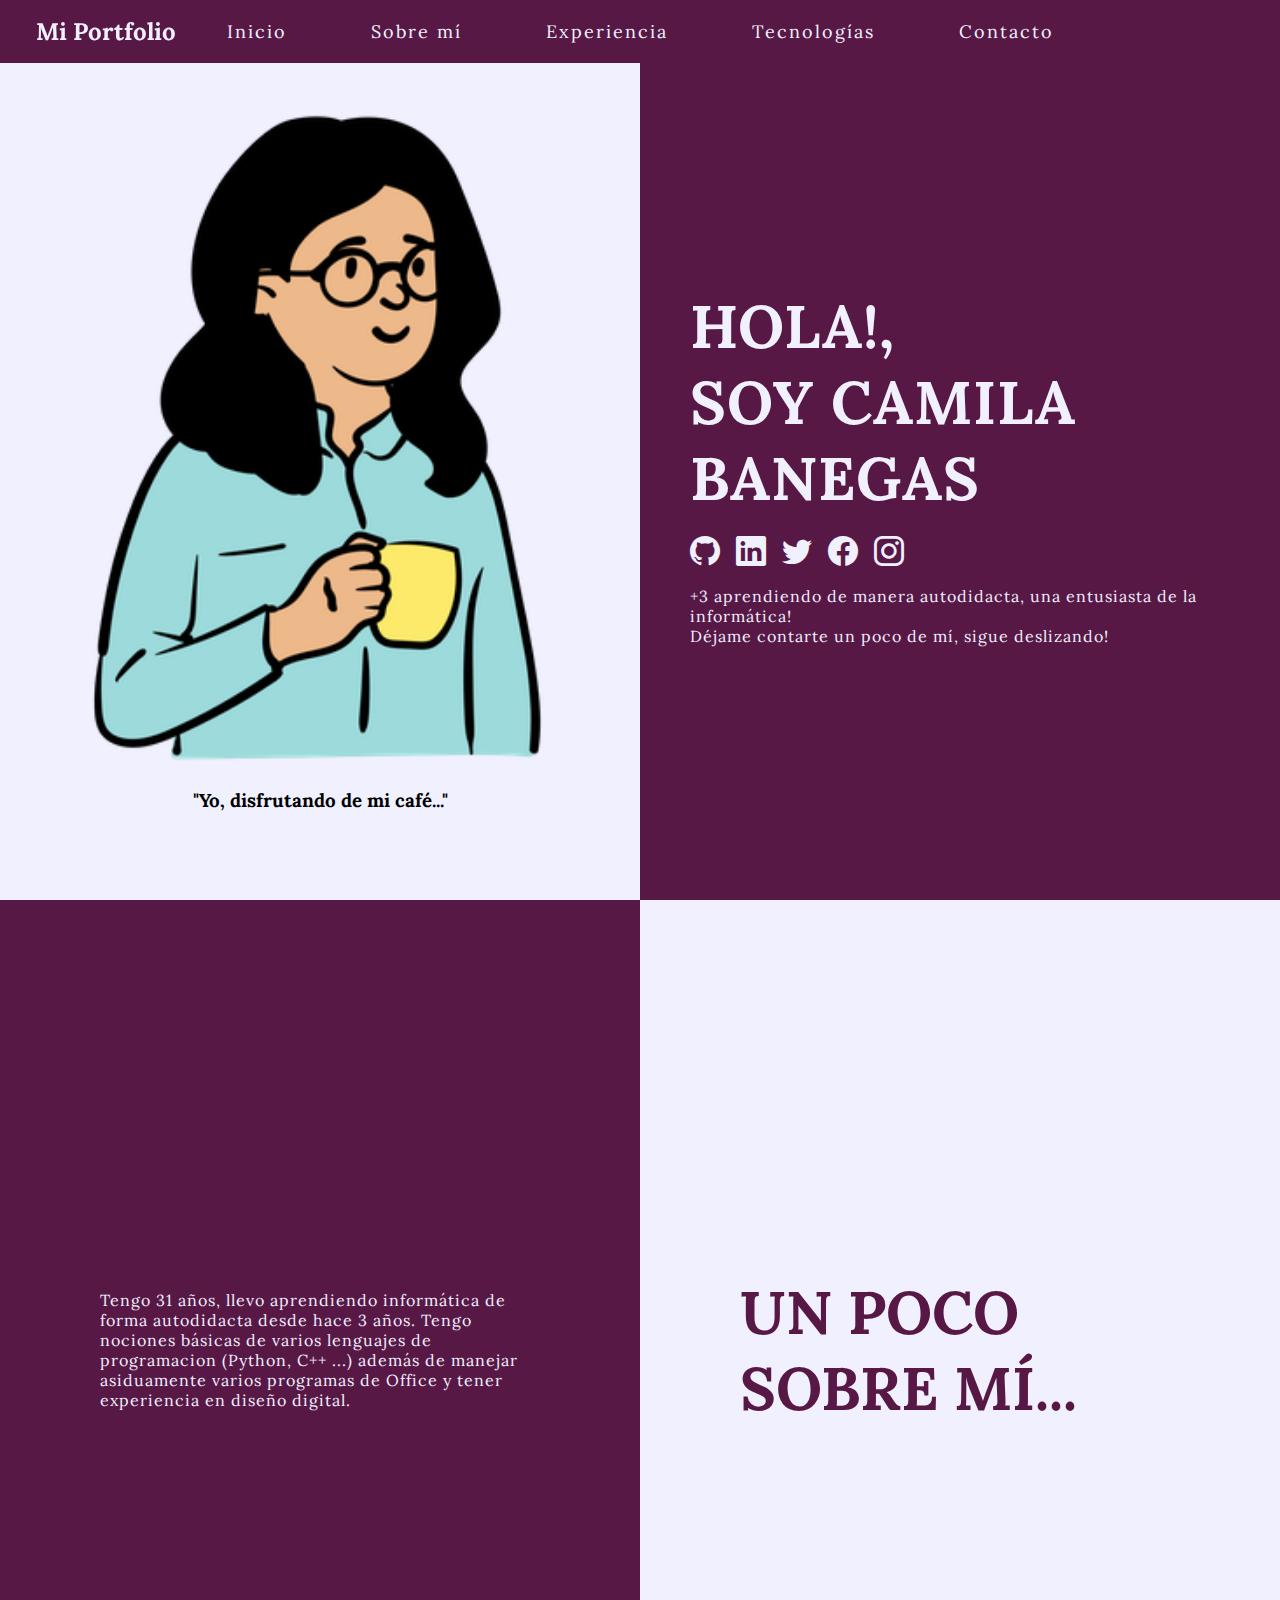
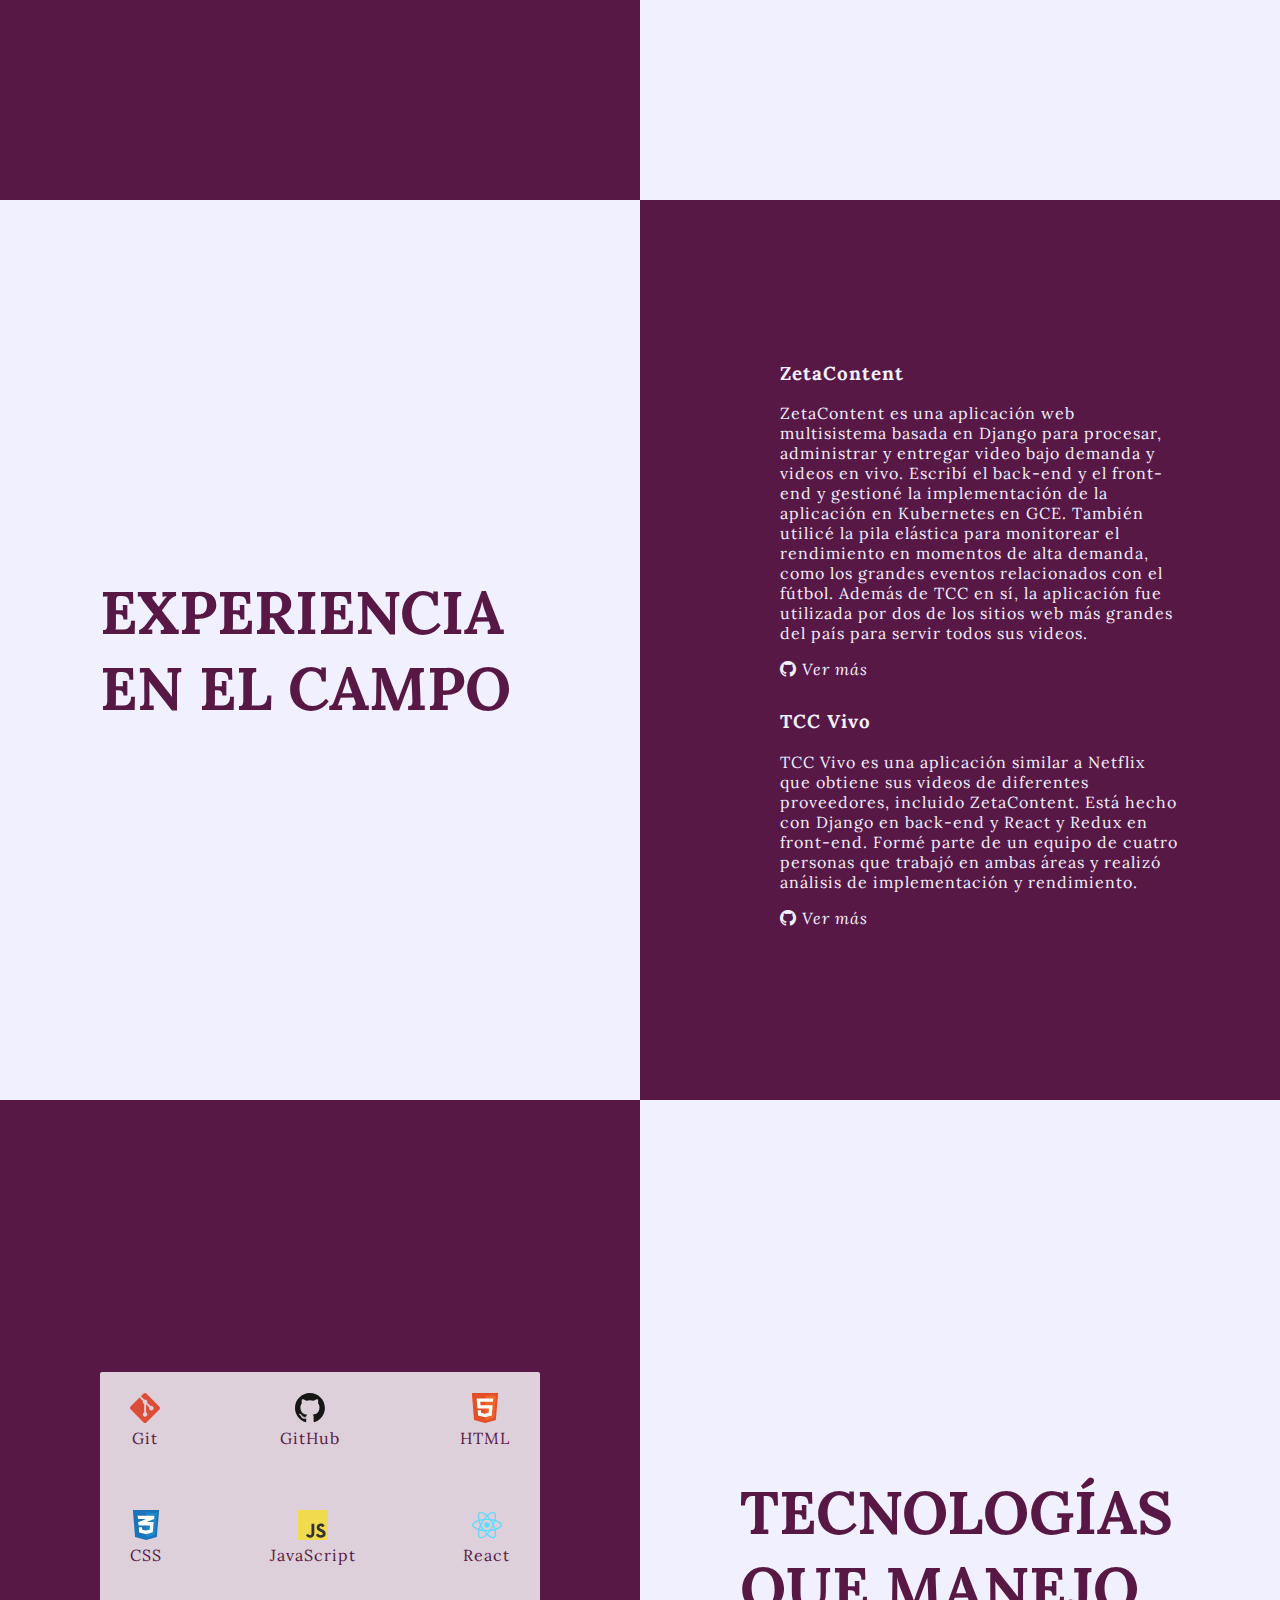
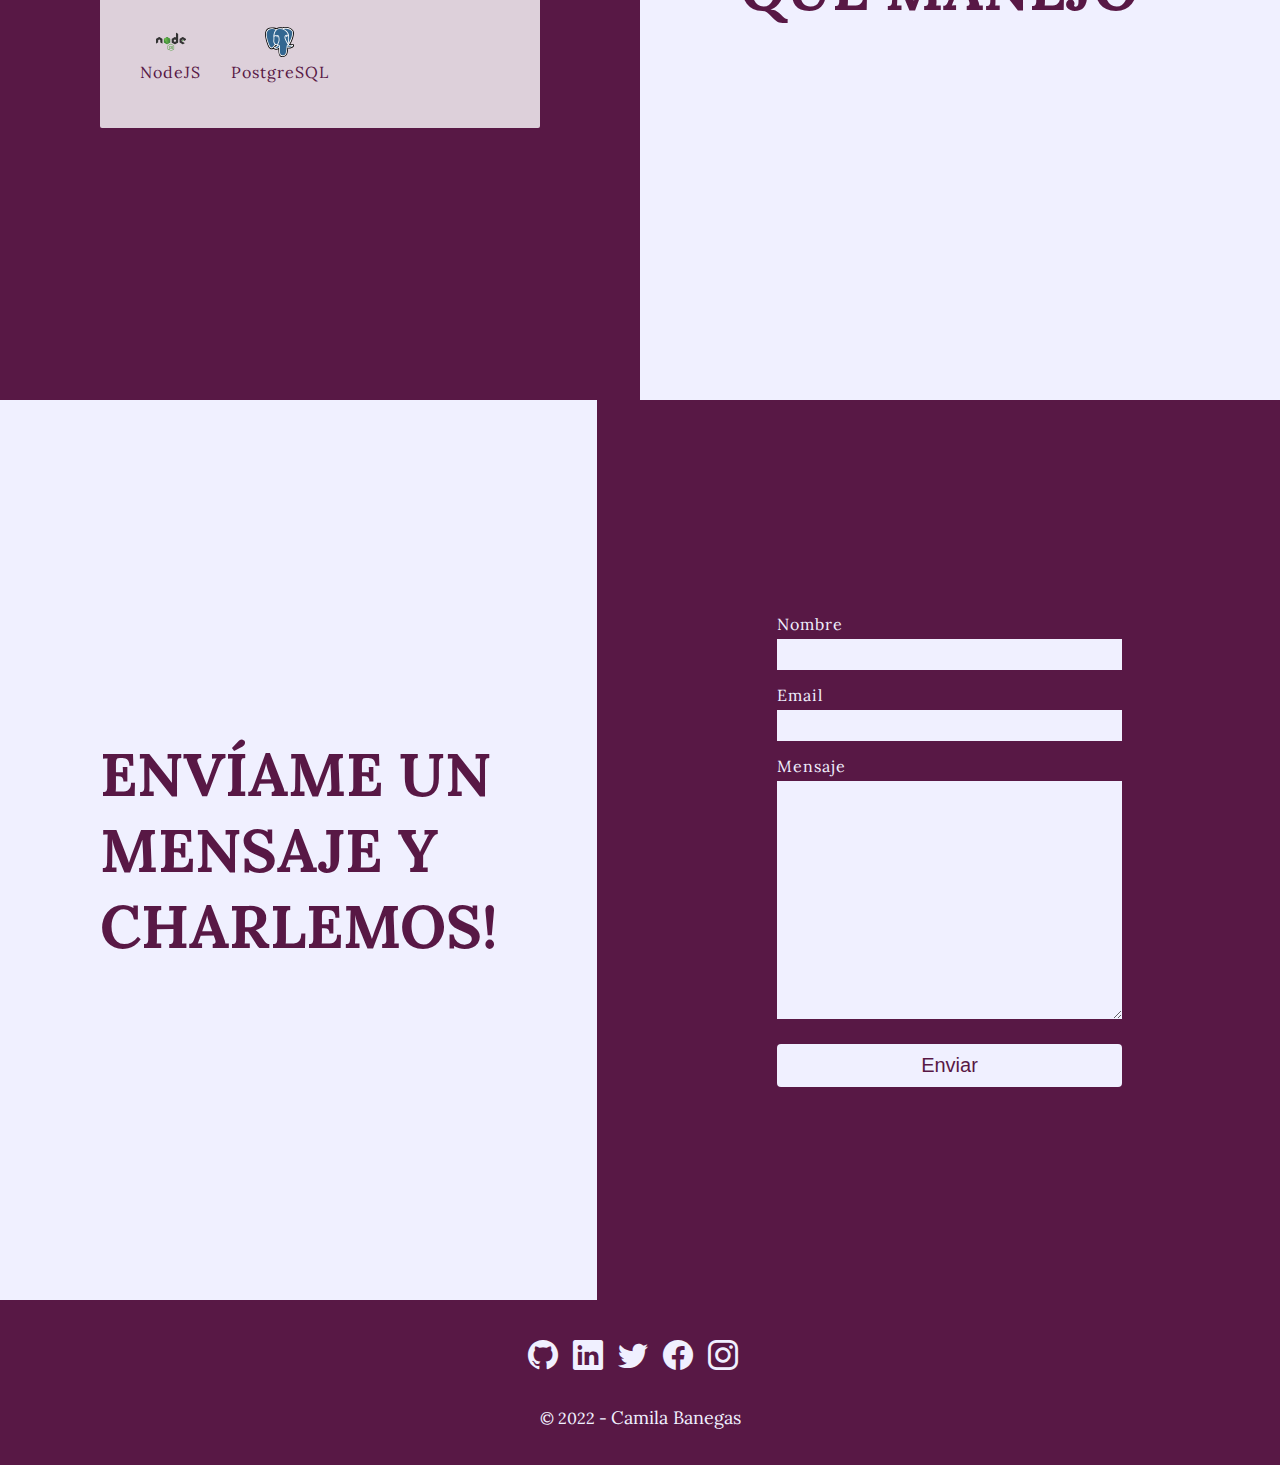
<file: index.html>
<!DOCTYPE html>
<html lang="en">
<head>
  <meta charset="UTF-8">
  <meta http-equiv="X-UA-Compatible" content="IE=edge">
  <meta name="viewport" content="width=device-width, initial-scale=1.0">
  <link rel="stylesheet" href="styles.css">
  <link rel="stylesheet" href="https://cdn.jsdelivr.net/npm/bootstrap-icons@1.8.3/font/bootstrap-icons.css">
  <title>Mi Portfolio</title>
</head>
<body>
  <header>
    <nav class="navbar">
      <a href="#" class="logo">Mi Portfolio</a>
      <ul class="menu">
        <li class="menu-item">
          <a href="#home">Inicio</a>
        </li>
        <li class="menu-item">
          <a href="#about">Sobre mí</a>
        </li>
        <li class="menu-item">
          <a href="#projects">Experiencia</a>
        </li>
        <li class="menu-item">
          <a href="#technologies">Tecnologías</a>
        </li>
        <li class="menu-item">
          <a href="#contact">Contacto</a>
        </li>
        
      </ul>
    </nav>
  </header>

  <section id="home" class="content">
    <div class="half-section">
     <div class="avatar-container">
      <img src="./assets/avatar.png" alt="">
      <h3>"Yo, disfrutando de mi café..."</h3>
     </div>
    </div>
    <div class="half-section text-section">
      <div class="introduction">
        <h1 class="title">Hola!, <br> Soy Camila Banegas </h1>
        <ul class="socials">
          <li><a class="socials-icon" href="https://github.com/Cam-Bane/" target="_blank"><i class="bi bi-github"></i></a></li>
          <li><a class="socials-icon" href=""><i class="bi bi-linkedin"></i></a></li>
          <li><a class="socials-icon" href=""><i class="bi bi-twitter"></i></a></li>
          <li><a class="socials-icon" href=""><i class="bi bi-facebook"></i></a></li>
          <li><a class="socials-icon" href=""><i class="bi bi-instagram"></i></a></li>
        </ul>
  
        <p class="description">+3 aprendiendo de manera autodidacta, una entusiasta de la informática! <br> Déjame contarte un poco de mí, sigue deslizando!</p>
      </div>

    </div>
  </section>
  
  <section id="about" class="content">
    <aside class="half-section text-section">
      <p>
        Tengo 31 años, llevo aprendiendo informática de forma autodidacta desde hace 3 años. Tengo nociones básicas de varios lenguajes de programacion (Python, C++ ...) además de manejar asiduamente varios programas de Office y tener experiencia en diseño digital.
      </p>
     
    </aside>
    <aside class="half-section title-section">
      <h2>Un poco sobre mí...
      </h2>
    </aside>
  </section>

  <section id="projects" class="content">
    <aside class="half-section title-section">
      <h2>Experiencia en el campo</h2>
    </aside>
    <aside class="half-section text-section">
        <ul class="project-list">
          <li>
           
           
            <h3>ZetaContent</h3>
            <p>
              
              ZetaContent es una aplicación web multisistema basada en Django para procesar, administrar y entregar video bajo demanda y videos en vivo. Escribí el back-end y el front-end y gestioné la implementación de la aplicación en Kubernetes en GCE. También utilicé la pila elástica para monitorear el rendimiento en momentos de alta demanda, como los grandes eventos relacionados con el fútbol. Además de TCC en sí, la aplicación fue utilizada por dos de los sitios web más grandes del país para servir todos sus videos. 
            </p>
            <a class="project-link" href="#"><i class="bi bi-github"></i> Ver más</a>
          </li>
          <li>
            <h3>TCC Vivo</h3>
            <p>
              
              TCC Vivo es una aplicación similar a Netflix que obtiene sus videos de diferentes proveedores, incluido ZetaContent. Está hecho con Django en back-end y React y Redux en front-end. Formé parte de un equipo de cuatro personas que trabajó en ambas áreas y realizó análisis de implementación y rendimiento.
            </p>
            <a class="project-link" href="#"><i class="bi bi-github"></i> Ver más</a>
          </li>
          </li>
        </ul>
    </aside>
  </section>
  <section id="technologies" class="content flex-row">
    <aside class="half-section text-section">
      <div class="tech-icons-container">
        <ul class="tech-icon-list">
          <li class="tech-icon-item">
            <img height="30px" width="30px" src="./assets/tech-icons/icon-git.svg" alt="Git Icon">
            <span>Git</span>
          </li>
          <li class="tech-icon-item">
            <img height="30px" width="30px" src="./assets/tech-icons/icon-github.svg" alt="GitHub Icon">
            <span>GitHub</span>
          </li>
          <li class="tech-icon-item-end">
            <img height="30px" width="30px" src="./assets/tech-icons/icon-html.svg" alt="HTML Icon">
            <span>HTML</span>
          </li>
        </ul>
        <ul class="tech-icon-list">
          <li class="tech-icon-item">
            <img height="30px" width="30px" src="./assets/tech-icons/icon-css.svg" alt="CSS Icon">
            <span>CSS</span>
          </li>
          <li class="tech-icon-item">
            <img height="30px" width="30px" src="./assets/tech-icons/icon-js.svg" alt="JavaScript Icon">
            <span>JavaScript</span>
          </li>
          <li class="tech-icon-item-end">
            <img height="30px" width="30px" src="./assets/tech-icons/icon-react.svg" alt="ReactJS Icon">
            <span>React</span>
          </li>
        </ul>
        <ul class="tech-icon-list-end">
          <li class="tech-icon-item">
            <img height="30px" width="30px" src="./assets/tech-icons/icon-nodejs.svg" alt="NodeJS Icon">
            <span>NodeJS</span>
          </li>
          <li class="tech-icon-item">
            <img height="30px" width="30px" src="./assets/tech-icons/icon-postgresql.svg" alt="PostgreSQL Icon">
            <span>PostgreSQL</span>
          </li>
        </ul>
      </div>
    </aside>
    <aside class="half-section title-section">
      <h2>Tecnologías que manejo</h2>
    </aside>
  </section>
  <section id="contact" class="content">
    <aside class="half-section title-section">
      <h2>Envíame un mensaje y charlemos!</h2>
    </aside>
    <aside class="half-section text-section">
      <form action="">
        <label for="name">Nombre</label>
        <input class="input-field" type="text" name="name" id="name">
        <label for="email">Email</label>
        <input class="input-field type="email" name="email" id="email">
        <label for="message">Mensaje</label>
        <textarea class="input-field" name="message" id="message" cols="30" rows="10"></textarea>
        <input class="btn-send-message" type="submit" value="Enviar">
    </aside>
  </section>

  <footer>
    <div class="footer-section-container">
      <ul class="socials">
        <li><a class="socials-icon" href=""> <i class="bi bi-github"></i></a></li>
        <li><a class="socials-icon" href=""><i class="bi bi-linkedin"></i></a></li>
        <li><a class="socials-icon" href=""><i class="bi bi-twitter"></i></a></li>
        <li><a class="socials-icon" href=""><i class="bi bi-facebook"></i></a></li>
        <li><a class="socials-icon" href=""><i class="bi bi-instagram"></i></a></li>
      </ul>
    </div>
      <div class="footer-section-container">
        <p>
          &copy; 2022 - <a class="footer-link" href="https://www.linkedin.com">Camila Banegas</a>
        </p>
      </div>
  </footer>
</body>
</html>
</file>
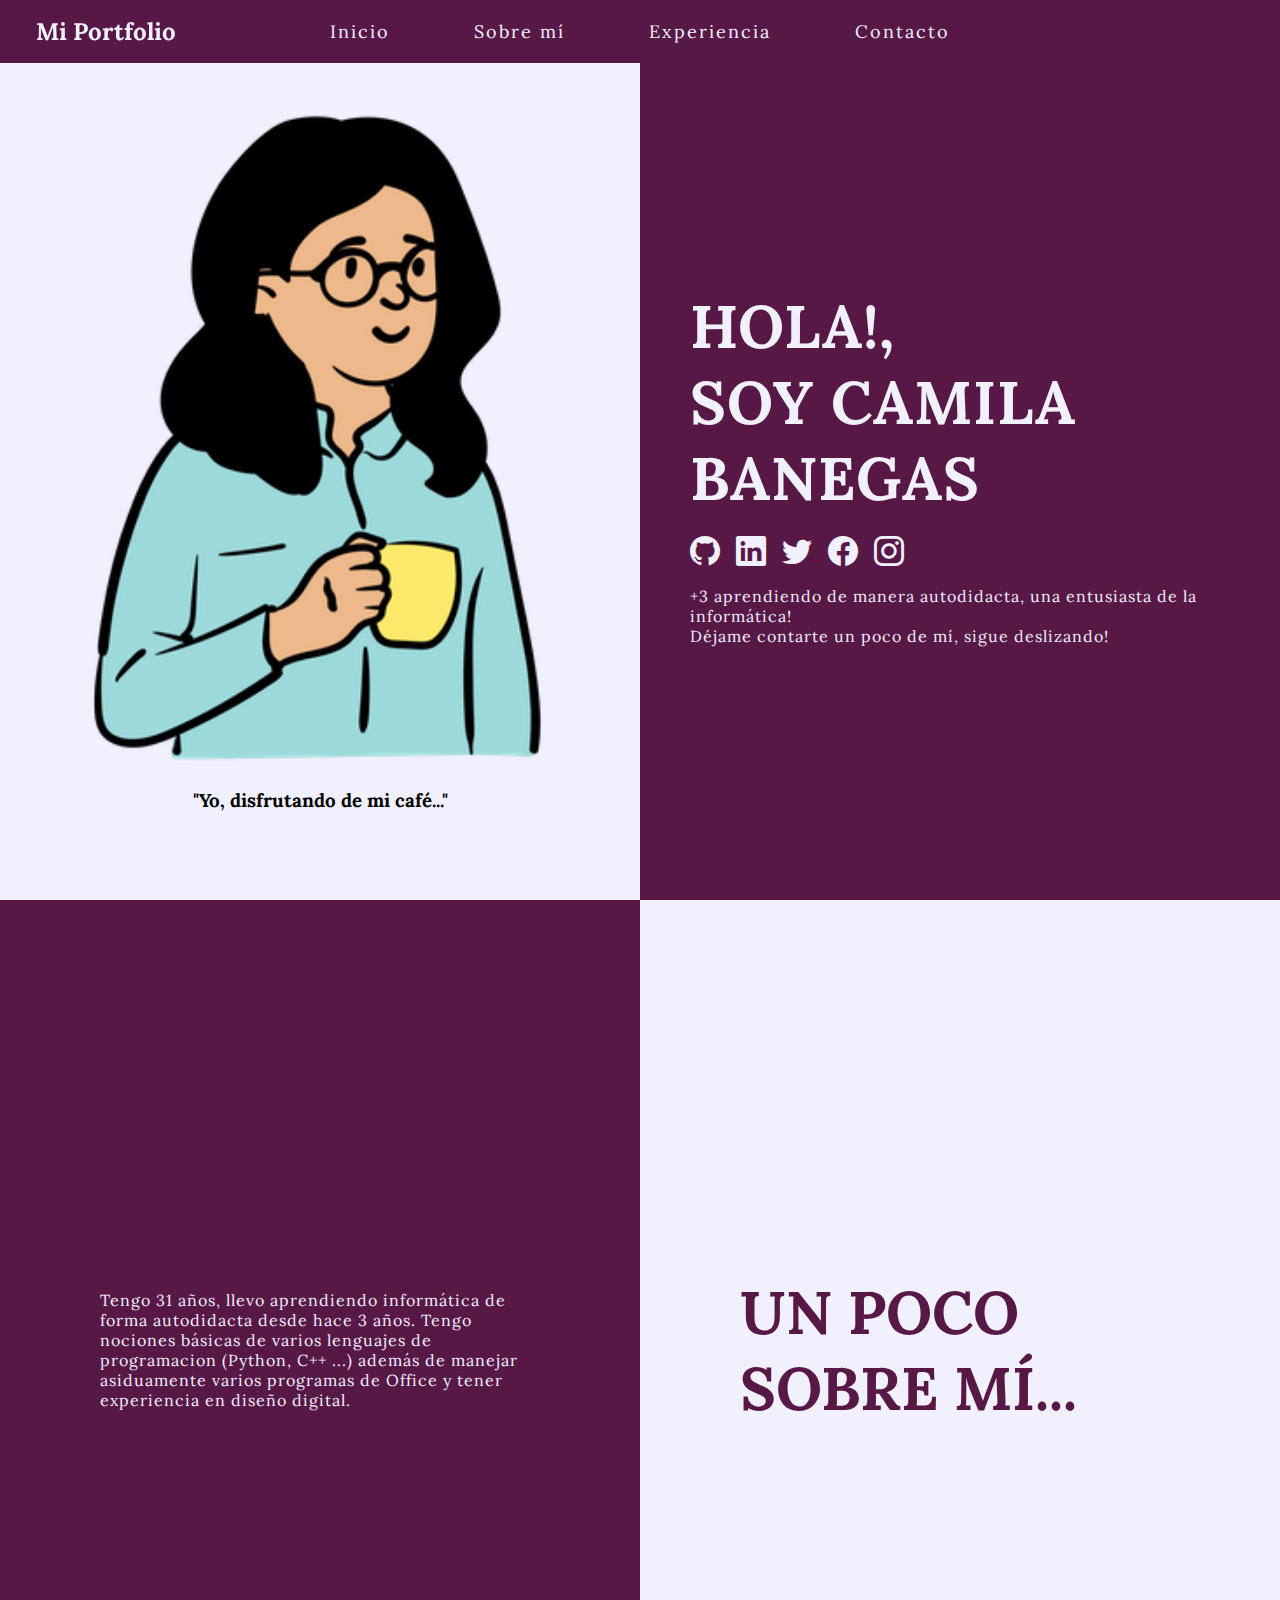
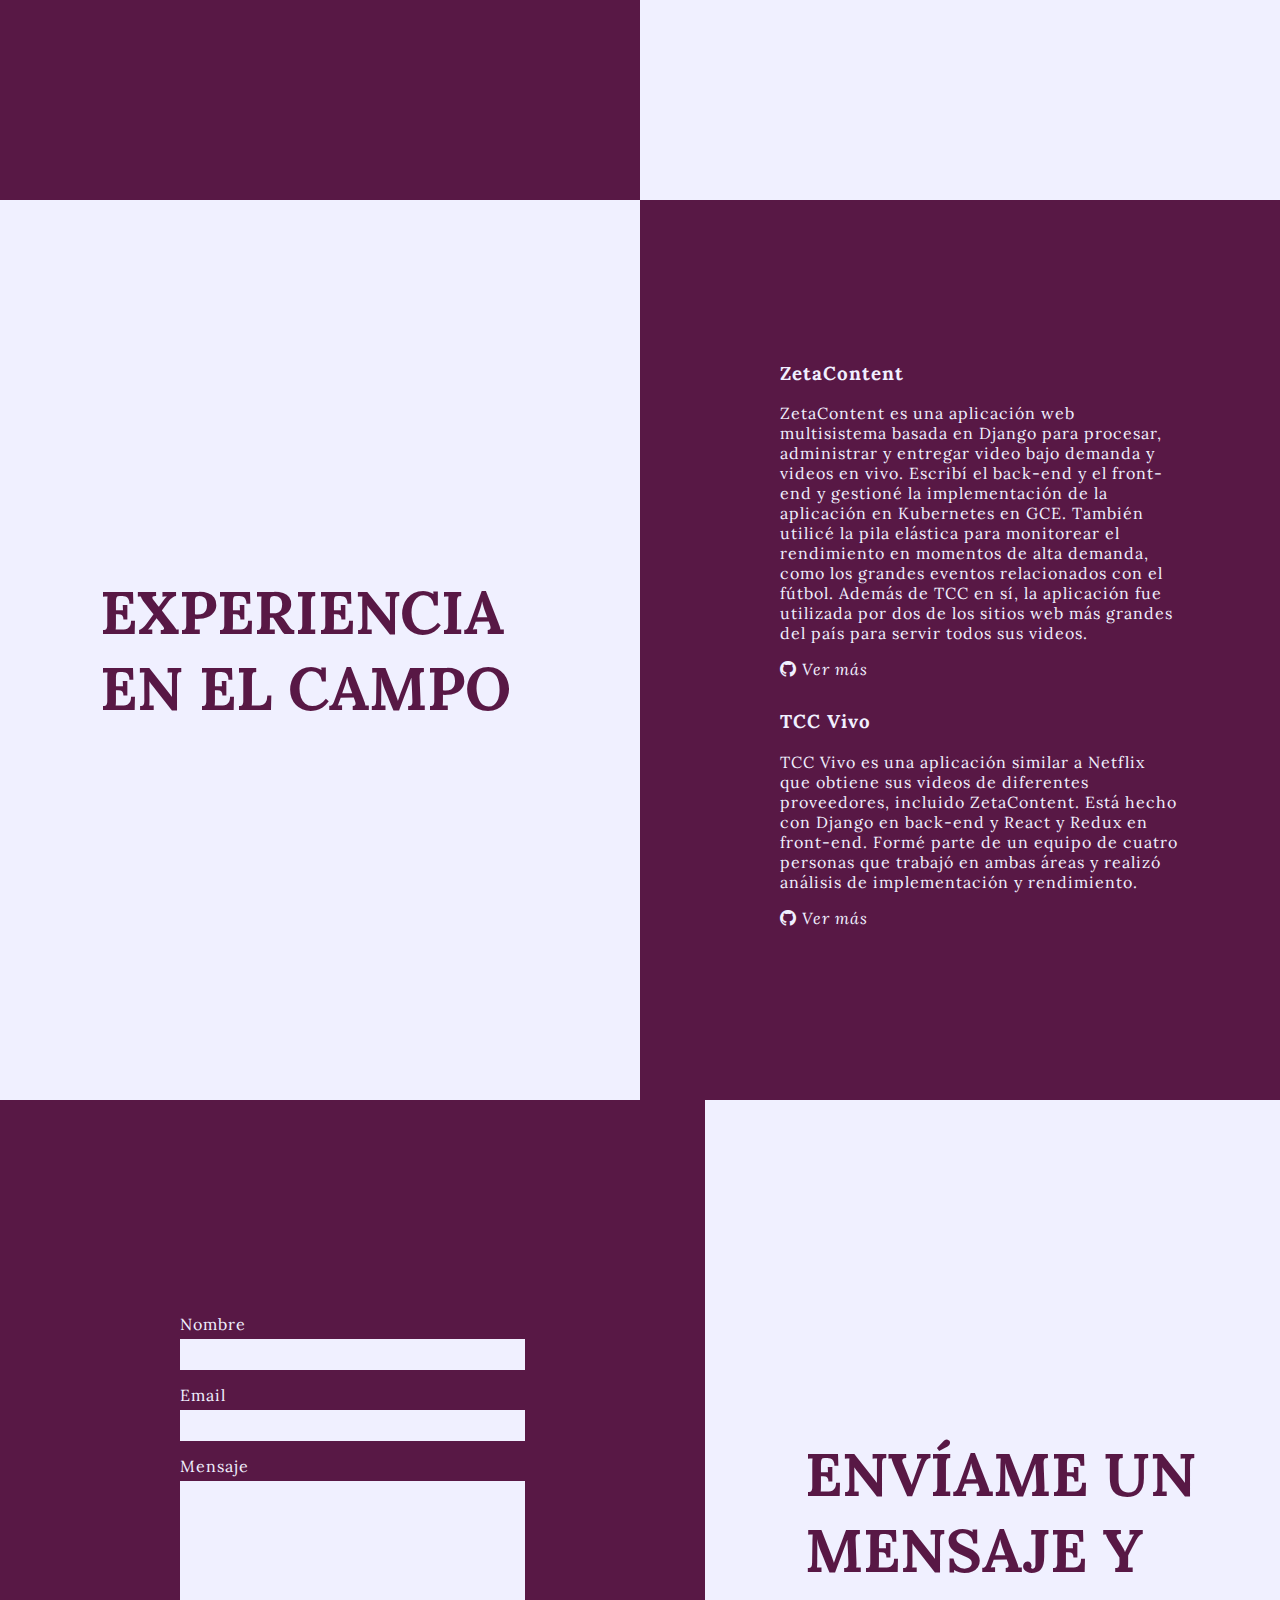
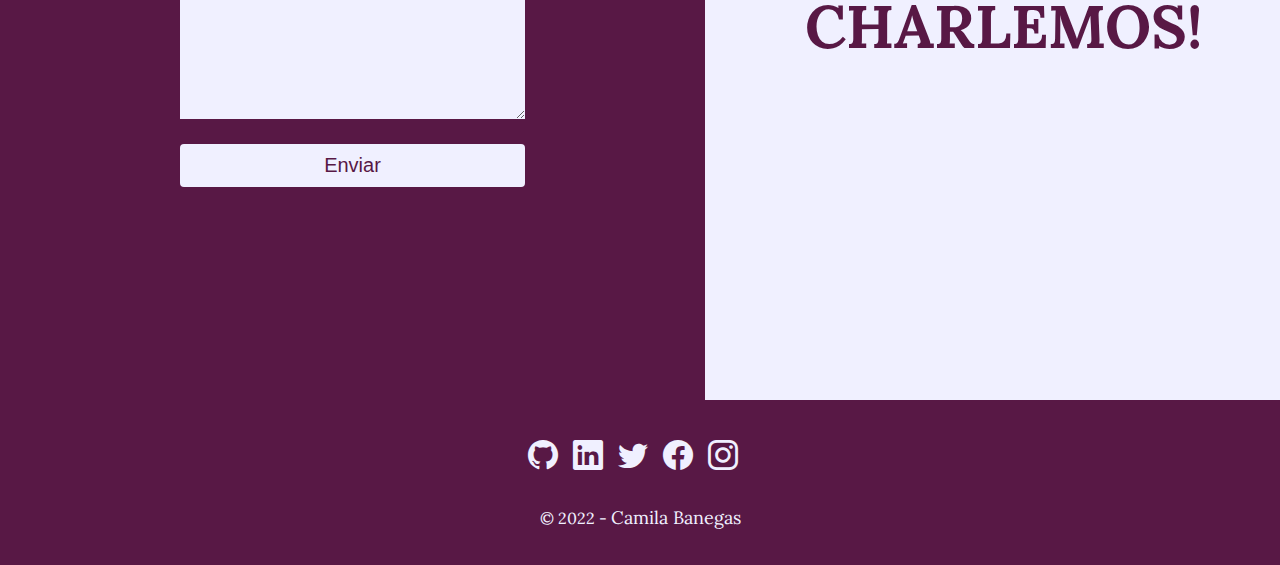
<file: fswd-portfolio-template-main/index.html>
<!DOCTYPE html>
<html lang="en">
<head>
  <meta charset="UTF-8">
  <meta http-equiv="X-UA-Compatible" content="IE=edge">
  <meta name="viewport" content="width=device-width, initial-scale=1.0">
  <link rel="stylesheet" href="styles.css">
  <link rel="stylesheet" href="https://cdn.jsdelivr.net/npm/bootstrap-icons@1.8.3/font/bootstrap-icons.css">
  <title>Mi Portfolio</title>
</head>
<body>
  <header>
    <nav class="navbar">
      <a href="#" class="logo">Mi Portfolio</a>
      <ul class="menu">
        <li class="menu-item">
          <a href="#home">Inicio</a>
        </li>
        <li class="menu-item">
          <a href="#about">Sobre mí</a>
        </li>
        <li class="menu-item">
          <a href="#projects">Experiencia</a>
        </li>
        <li class="menu-item">
          <a href="#contact">Contacto</a>
        </li>
      </ul>
    </nav>
  </header>

  <section id="home" class="content">
    <div class="half-section">
     <div class="avatar-container">
      <img src="./assets/avatar.png" alt="">
      <h3>"Yo, disfrutando de mi café..."</h3>
     </div>
    </div>
    <div class="half-section text-section">
      <div class="introduction">
        <h1 class="title">Hola!, <br> Soy Camila Banegas </h1>
        <ul class="socials">
          <li><a class="socials-icon" href="https://github.com/Cam-Bane/" target="_blank"><i class="bi bi-github"></i></a></li>
          <li><a class="socials-icon" href=""><i class="bi bi-linkedin"></i></a></li>
          <li><a class="socials-icon" href=""><i class="bi bi-twitter"></i></a></li>
          <li><a class="socials-icon" href=""><i class="bi bi-facebook"></i></a></li>
          <li><a class="socials-icon" href=""><i class="bi bi-instagram"></i></a></li>
        </ul>
  
        <p class="description">+3 aprendiendo de manera autodidacta, una entusiasta de la informática! <br> Déjame contarte un poco de mí, sigue deslizando!</p>
      </div>

    </div>
  </section>
  
  <section id="about" class="content">
    <aside class="half-section text-section">
      <p>
        Tengo 31 años, llevo aprendiendo informática de forma autodidacta desde hace 3 años. Tengo nociones básicas de varios lenguajes de programacion (Python, C++ ...) además de manejar asiduamente varios programas de Office y tener experiencia en diseño digital.
      </p>
     
    </aside>
    <aside class="half-section title-section">
      <h2>Un poco sobre mí...
      </h2>
    </aside>
  </section>

  <section id="projects" class="content">
    <aside class="half-section title-section">
      <h2>Experiencia en el campo</h2>
    </aside>
    <aside class="half-section text-section">
        <ul class="project-list">
          <li>
           
           
            <h3>ZetaContent</h3>
            <p>
              
              ZetaContent es una aplicación web multisistema basada en Django para procesar, administrar y entregar video bajo demanda y videos en vivo. Escribí el back-end y el front-end y gestioné la implementación de la aplicación en Kubernetes en GCE. También utilicé la pila elástica para monitorear el rendimiento en momentos de alta demanda, como los grandes eventos relacionados con el fútbol. Además de TCC en sí, la aplicación fue utilizada por dos de los sitios web más grandes del país para servir todos sus videos. 
            </p>
            <a class="project-link" href="#"><i class="bi bi-github"></i> Ver más</a>
          </li>
          <li>
            <h3>TCC Vivo</h3>
            <p>
              
              TCC Vivo es una aplicación similar a Netflix que obtiene sus videos de diferentes proveedores, incluido ZetaContent. Está hecho con Django en back-end y React y Redux en front-end. Formé parte de un equipo de cuatro personas que trabajó en ambas áreas y realizó análisis de implementación y rendimiento.
            </p>
            <a class="project-link" href="#"><i class="bi bi-github"></i> Ver más</a>
          </li>
        
          </li>
        </ul>
    </aside>
  </section>
  <section id="contact" class="content">
    <aside class="half-section text-section">
      <form action="">
        <label for="name">Nombre</label>
        <input class="input-field" type="text" name="name" id="name">
        <label for="email">Email</label>
        <input class="input-field type="email" name="email" id="email">
        <label for="message">Mensaje</label>
        <textarea class="input-field" name="message" id="message" cols="30" rows="10"></textarea>
        <input class="btn-send-message" type="submit" value="Enviar">
    </aside>
    <aside class="half-section title-section">
      <h2>Envíame un mensaje y charlemos!</h2>
    </aside>
  </section>

  <footer>
    <div class="footer-section-container">
      <ul class="socials">
        <li><a class="socials-icon" href=""> <i class="bi bi-github"></i></a></li>
        <li><a class="socials-icon" href=""><i class="bi bi-linkedin"></i></a></li>
        <li><a class="socials-icon" href=""><i class="bi bi-twitter"></i></a></li>
        <li><a class="socials-icon" href=""><i class="bi bi-facebook"></i></a></li>
        <li><a class="socials-icon" href=""><i class="bi bi-instagram"></i></a></li>
      </ul>
    </div>
      <div class="footer-section-container">
        <p>
          &copy; 2022 - <a class="footer-link" href="https://www.linkedin.com">Camila Banegas</a>
        </p>
      </div>
  </footer>
</body>
</html>
</file>
<file: styles.css>
@import url('https://fonts.googleapis.com/css2?family=Lora:ital,wght@1,700&display=swap');

:root {
  --primary-color: #861540;
  --primary-color-dark: #581845;
  --accent-color: #f0f0ff;
}

html {
  scroll-behavior: smooth;
}

body {
  margin: 0;
  padding: 0;
  font-family: 'Lora', serif;
}

.navbar {
  position: fixed;
  width: 100%;
  background-color: var(--primary-color-dark);
  z-index: 1;
}

.menu {
  list-style: none;
  margin: auto;
  padding: 0;
  overflow: hidden;
  color: var(--accent-color);
  text-align: center;
}

.menu-item {
  display: inline-block;
  padding: 20px;
  transition: 1s;
}

.menu-item a:hover {
  background-color: var(--accent-color);
  color: var(--primary-color-dark);
}

.menu-item a {
  padding: 20px;
  text-decoration: none;
  color: var(--accent-color);
  font-size: 18px;
  letter-spacing: 2px;
  transition: all 1s;
}

.logo {
  text-decoration: none;
  position: fixed;
  float: left;
  margin: 16px 36px;
  color: var(--accent-color);
  font-size: 24px;
  font-weight: bold;
}

.introduction {
  padding-left: 50px;
}

.content {
  display: flex;
  height: 100vh;
  width: 100%;
  flex-direction: row;
}

.half-section {
  width: 50%;
}

.avatar-container {
  height: 100vh;
  display: flex;
  justify-content: center;
  align-items: center;
  flex-direction: column;
  background-color: var(--accent-color);
}

.avatar-container img {
  height: 700px;
  width: auto;
}

.avatar-container h3 {
  margin: 0;
}

h1 {
  margin: 50px 0 0 0;
  font-size: 60px;
  font-weight: 800;
  color: var(--accent-color);
  text-transform: uppercase;
}

.socials {
  list-style: none;
  display: flex;
  flex-direction: row;
  padding: 0;
}

.socials-icon {
  font-size: 30px;
  text-decoration: none;
  margin-right: 15px;
  color: var(--accent-color);
}

.text-section {
  background-color: var(--primary-color-dark);
  display: flex;
  flex-direction: column;
  justify-content: center;
  color: var(--accent-color);
  letter-spacing: 1px;
}

.title-section {
  display: flex;
  align-items: center;
  background-color: var(--accent-color);
  color: var(--primary-color-dark);
  text-transform: uppercase;
  font-weight: 400;
  font-size: 40px;
}

.project-list {
  list-style: none;
}

.project-list li {
  margin-bottom: 30px;
}

.project-link {
  text-decoration: none;
  color: var(--accent-color);
  font-style: italic;
}

aside {
  padding-left: 100px;
  padding-right: 100px;
}

form {
  display: flex;
  flex-direction: column;
  margin-left: 80px;
  margin-right: 80px;
}

.input-field {
  border: 0;
  background-color: var(--accent-color);
  font: inherit;
  font-size: 1.125rem;
  padding: .25rem 0;
  margin-top: 5px;
  margin-bottom: 15px;
}

.input-field:focus {
  outline: 0;
  border-bottom-width: 3px;
}

.btn-send-message {
  margin-top: 10px;
  padding: 10px;
  font-size: 20px;
  background-color: var(--accent-color);
  border-radius: 4px;
  border-style: none;
  cursor: pointer;
  transition: all 250ms;
  color: var(--primary-color-dark);
}

.btn-send-message:hover,
.btn-send-message:focus {
  background-color: var(--primary-color-dark);
  color: var(--accent-color);
}

footer {
  display: flex;
  flex-direction: column;
  justify-content: flex-end;
  background-color: var(--primary-color-dark);
  color: var(--accent-color);
  padding: 20px;
}

.footer-section-container {
  display: flex;
  justify-content: center;
}

.footer-link {
  text-decoration: none;
  color: var(--accent-color);
  font-size: 18px;
}

.tech-icons-container {
  background-color: rgba(255, 255, 255, 0.801);
  border-radius: 2px;
  display: flex;
  flex-direction: column;
  padding-top: 5px;
  }

.tech-icon-list {
  display: flex;
  flex-direction: row;
  flex-wrap: wrap;
  justify-content: space-between;
  padding: 0px 30px;
  }

.tech-icon-list-end {
  display: flex;
  flex-direction: row;
  flex-wrap: wrap;
  justify-content: flex-start;
  }

.tech-icon-item {
  display: flex;
  flex-direction: column;
  margin-right: 30px;
  margin-bottom: 30px;
  align-items: center;
  }

.tech-icon-item-end {
  display: flex;
  flex-direction: column;
  margin-bottom: 30px;
  align-items: center;
  }

span {
  margin-top: 5px;
  color: var(--primary-color-dark);
}
</file>
<file: fswd-portfolio-template-main/styles.css>
@import url('https://fonts.googleapis.com/css2?family=Lora:ital,wght@1,700&display=swap');

:root {
  --primary-color: #861540;
  --primary-color-dark: #581845;
  --accent-color: #f0f0ff;
}

html {
  scroll-behavior: smooth;
}

body {
  margin: 0;
  padding: 0;
  font-family: 'Lora', serif;
}

.navbar {
  position: fixed;
  width: 100%;
  background-color: var(--primary-color-dark);
  z-index: 1;
}

.menu {
  list-style: none;
  margin: auto;
  padding: 0;
  overflow: hidden;
  color: var(--accent-color);
  text-align: center;
}

.menu-item {
  display: inline-block;
  padding: 20px;
  transition: 1s;
}

.menu-item a:hover {
  background-color: var(--accent-color);
  color: var(--primary-color-dark);
}

.menu-item a {
  padding: 20px;
  text-decoration: none;
  color: var(--accent-color);
  font-size: 18px;
  letter-spacing: 2px;
  transition: all 1s;
}

.logo {
  text-decoration: none;
  position: fixed;
  float: left;
  margin: 16px 36px;
  color: var(--accent-color);
  font-size: 24px;
  font-weight: bold;
}

.introduction {
  padding-left: 50px;
}

.content {
  display: flex;
  height: 100vh;
  width: 100%;
  flex-direction: row;
}

.half-section {
  width: 50%;
}

.avatar-container {
  height: 100vh;
  display: flex;
  justify-content: center;
  align-items: center;
  flex-direction: column;
  background-color: var(--accent-color);
}

.avatar-container img {
  height: 700px;
  width: auto;
}

.avatar-container h3 {
  margin: 0;
}

h1 {
  margin: 50px 0 0 0;
  font-size: 60px;
  font-weight: 800;
  color: var(--accent-color);
  text-transform: uppercase;
}

.socials {
  list-style: none;
  display: flex;
  flex-direction: row;
  padding: 0;
}

.socials-icon {
  font-size: 30px;
  text-decoration: none;
  margin-right: 15px;
  color: var(--accent-color);
}

.text-section {
  background-color: var(--primary-color-dark);
  display: flex;
  flex-direction: column;
  justify-content: center;
  color: var(--accent-color);
  letter-spacing: 1px;
}

.title-section {
  display: flex;
  align-items: center;
  background-color: var(--accent-color);
  color: var(--primary-color-dark);
  text-transform: uppercase;
  font-weight: 400;
  font-size: 40px;
}

.project-list {
  list-style: none;
}

.project-list li {
  margin-bottom: 30px;
}

.project-link {
  text-decoration: none;
  color: var(--accent-color);
  font-style: italic;
}

aside {
  padding-left: 100px;
  padding-right: 100px;
}

form {
  display: flex;
  flex-direction: column;
  margin-left: 80px;
  margin-right: 80px;
}

.input-field {
  border: 0;
  background-color: var(--accent-color);
  font: inherit;
  font-size: 1.125rem;
  padding: .25rem 0;
  margin-top: 5px;
  margin-bottom: 15px;
}

.input-field:focus {
  outline: 0;
  border-bottom-width: 3px;
}

.btn-send-message {
  margin-top: 10px;
  padding: 10px;
  font-size: 20px;
  background-color: var(--accent-color);
  border-radius: 4px;
  border-style: none;
  cursor: pointer;
  transition: all 250ms;
  color: var(--primary-color-dark);
}

.btn-send-message:hover,
.btn-send-message:focus {
  background-color: var(--primary-color-dark);
  color: var(--accent-color);
}

footer {
  display: flex;
  flex-direction: column;
  justify-content: flex-end;
  background-color: var(--primary-color-dark);
  color: var(--accent-color);
  padding: 20px;
}

.footer-section-container {
  display: flex;
  justify-content: center;
}

.footer-link {
  text-decoration: none;
  color: var(--accent-color);
  font-size: 18px;
}
</file>
